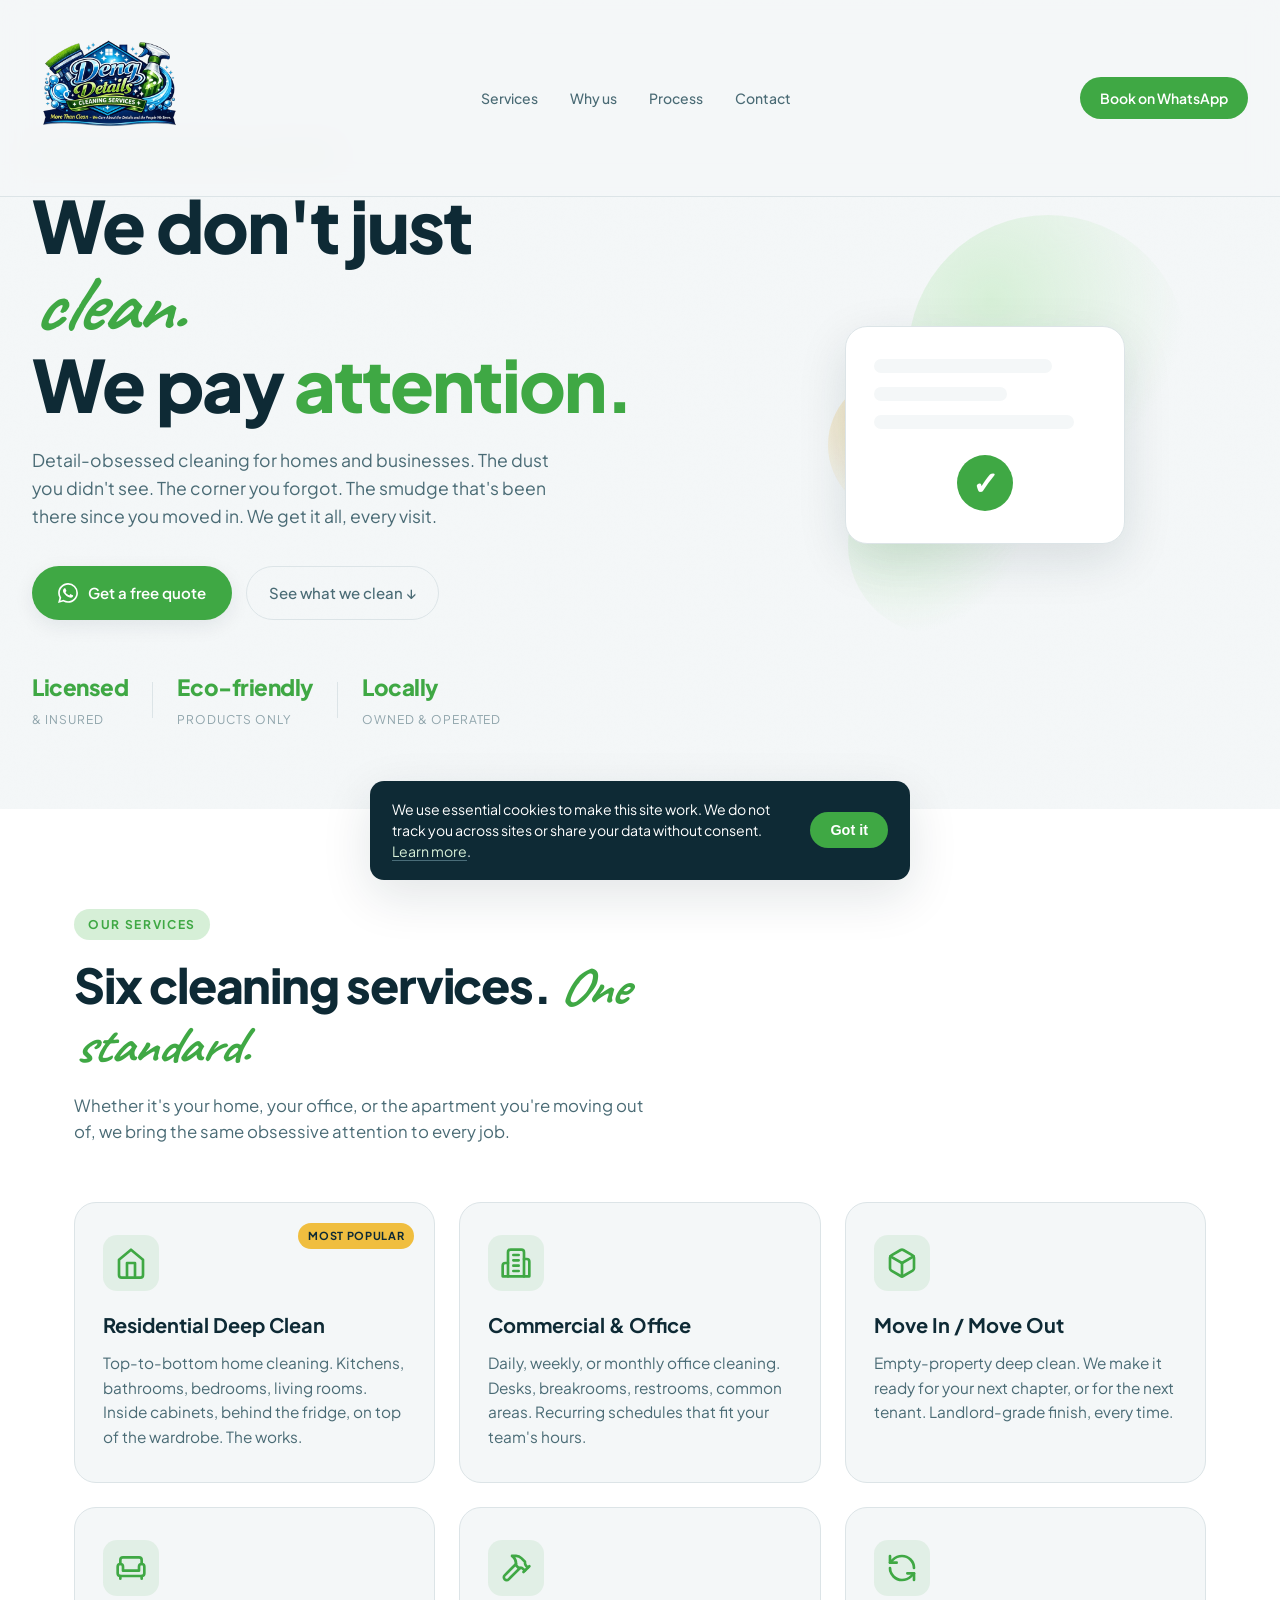
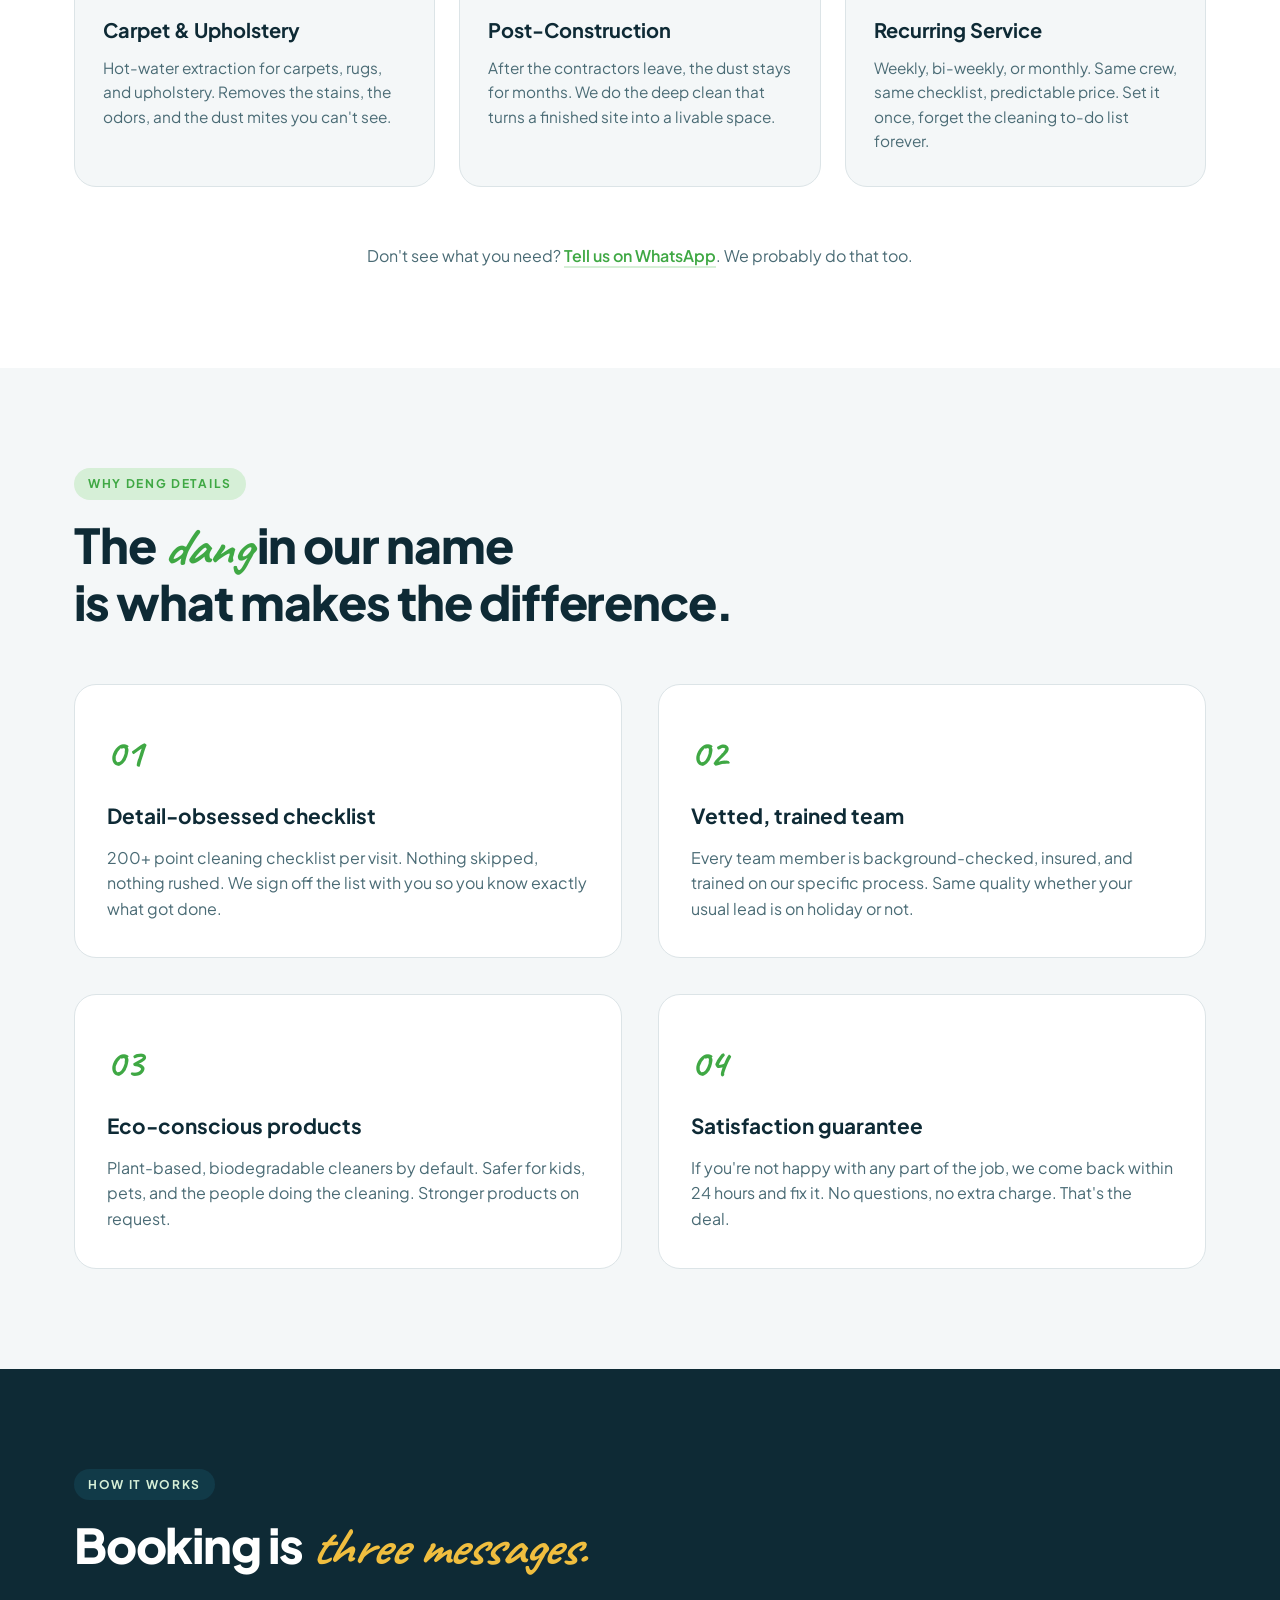
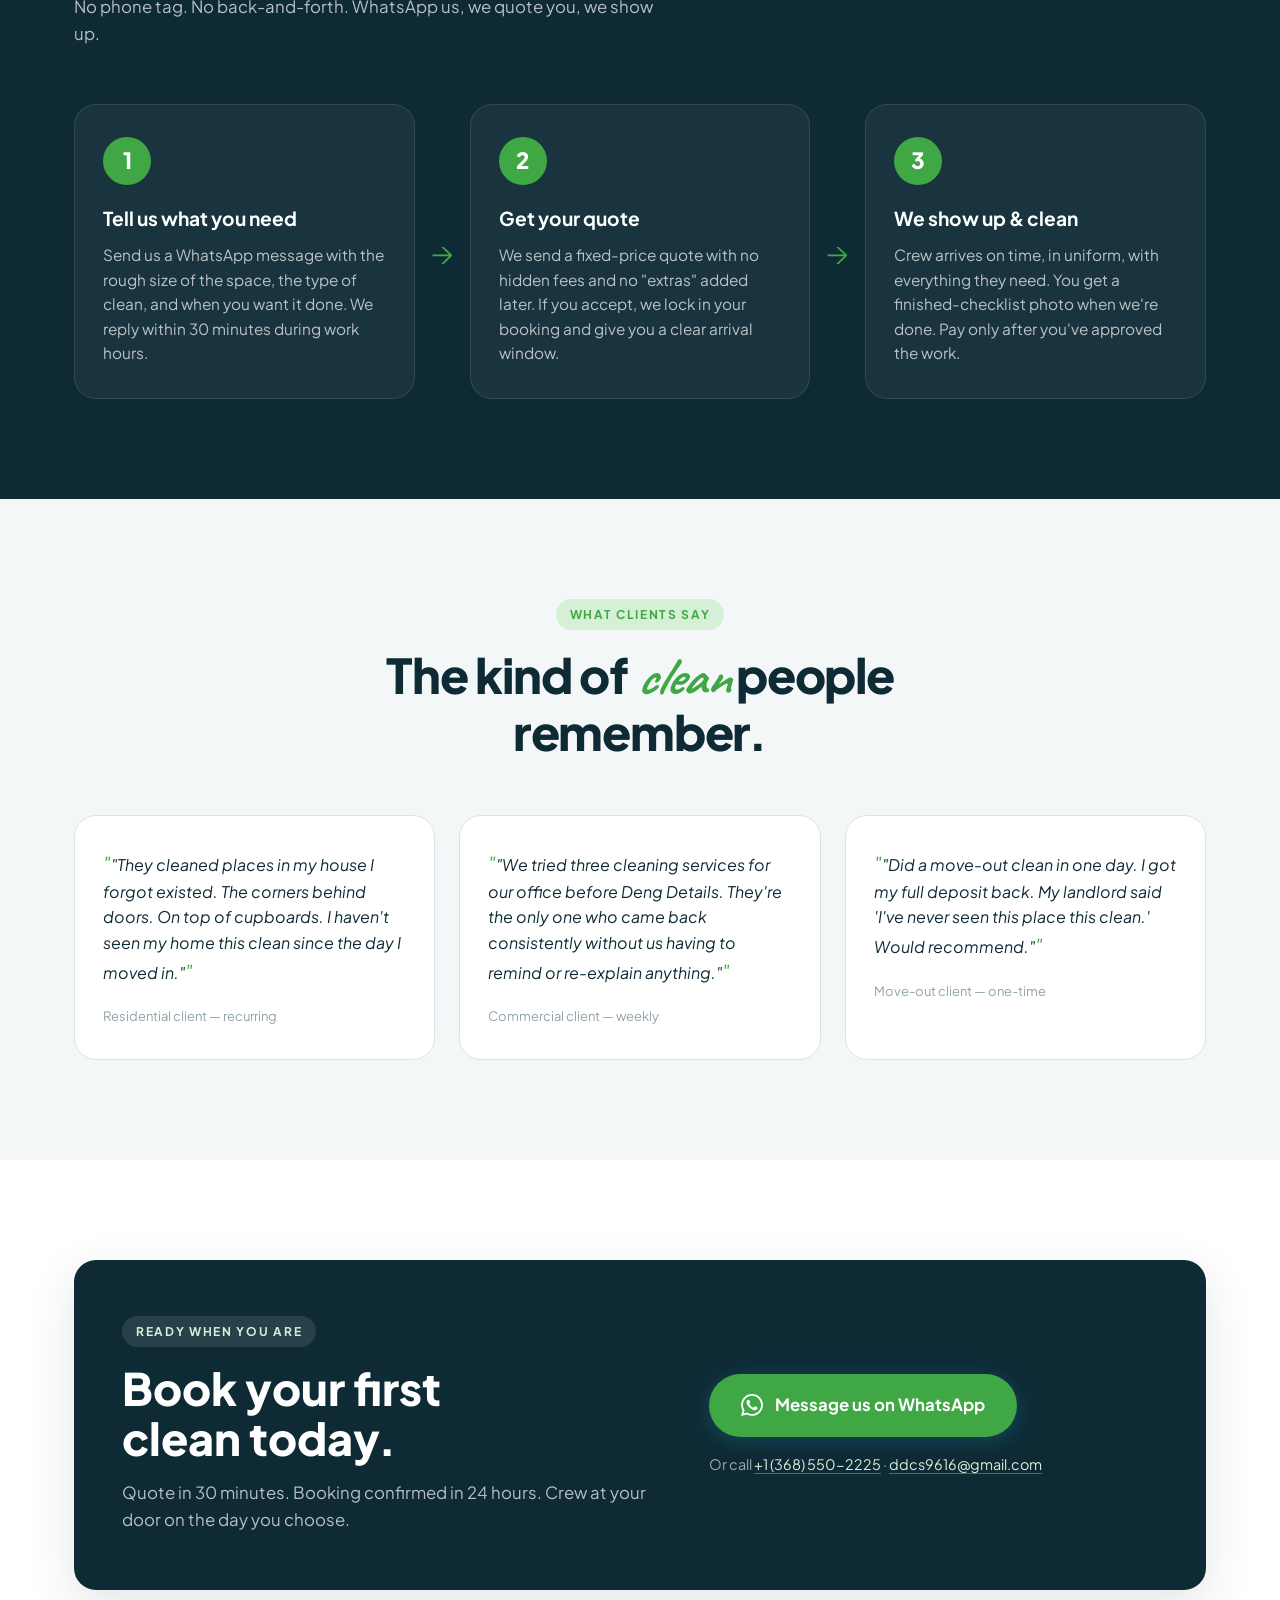
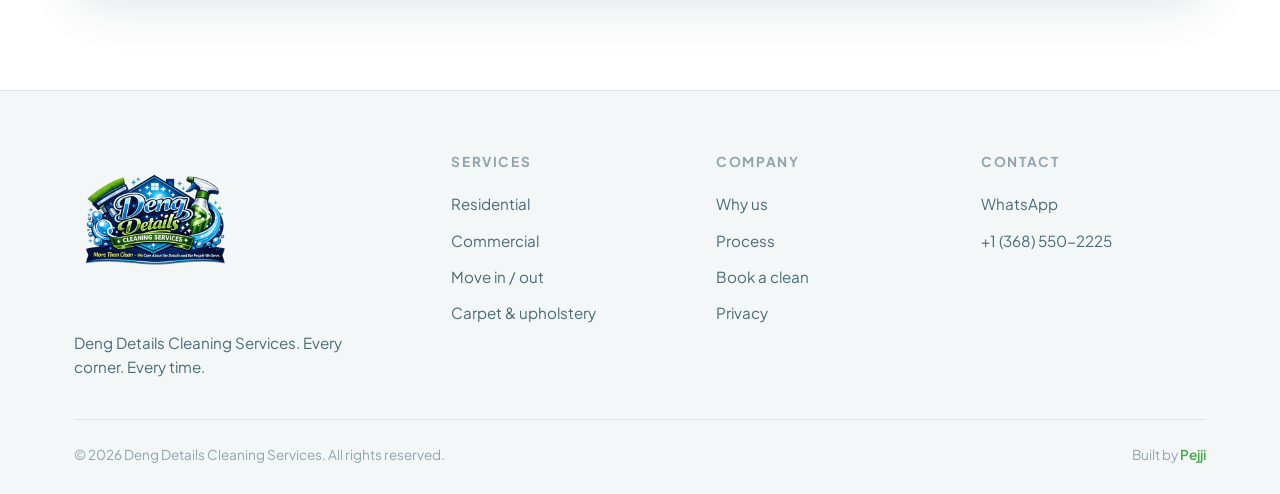
<file: index.html>
<!DOCTYPE html>
<html lang="en">
<head>
    <meta charset="UTF-8">
    <meta name="viewport" content="width=device-width, initial-scale=1.0">
    <title>Deng Details Cleaning Services | More Than Clean</title>
    <meta name="description" content="Deng Details Cleaning Services - professional, detail-obsessed cleaning services. Residential, commercial, move-in/out, carpet, post-construction. Every corner. Every time.">
    <meta property="og:title" content="Deng Details Cleaning Services | More Than Clean">
    <meta property="og:description" content="Professional cleaning that obsesses over detail. Residential, commercial, move-in/out, deep clean. Book on WhatsApp.">
    <meta property="og:type" content="website">
    <meta property="og:image" content="images/og-card.png">
    <meta property="og:image:width" content="1200">
    <meta property="og:image:height" content="630">
    <meta name="twitter:card" content="summary_large_image">
    <meta name="twitter:title" content="Deng Details Cleaning Services">
    <meta name="twitter:description" content="Professional cleaning that obsesses over detail. Book on WhatsApp.">
    <meta name="twitter:image" content="images/og-card.png">
    <link rel="icon" type="image/png" sizes="32x32" href="images/favicon-32.png">
    <link rel="icon" type="image/png" sizes="16x16" href="images/favicon-16.png">
    <link rel="icon" type="image/png" sizes="192x192" href="images/favicon-192.png">
    <link rel="apple-touch-icon" sizes="180x180" href="images/apple-touch-icon.png">
    <link rel="shortcut icon" href="favicon.ico">
    <link rel="preconnect" href="https://fonts.googleapis.com">
    <link rel="preconnect" href="https://fonts.gstatic.com" crossorigin>
    <link href="https://fonts.googleapis.com/css2?family=Plus+Jakarta+Sans:wght@400;500;600;700;800&family=Caveat:wght@500;700&display=swap" rel="stylesheet">
    <link rel="stylesheet" href="styles.css">
</head>
<body>

    <!-- Soft grain backdrop -->
    <div class="grain"></div>

    <!-- Nav -->
    <nav class="nav" id="nav">
        <a href="#top" class="logo">
            <img src="images/deng-details-logo.png" alt="Deng Details Cleaning Services" class="logo-img" width="160" height="160" loading="eager">
        </a>
        <div class="nav-center">
            <a href="#services">Services</a>
            <a href="#why">Why us</a>
            <a href="#process">Process</a>
            <a href="#contact">Contact</a>
        </div>
        <a href="https://wa.me/13685502225?text=Hi%20Deng%20Details!%20I%27d%20like%20to%20book%20a%20cleaning." class="nav-cta" target="_blank" rel="noopener">Book on WhatsApp</a>
        <button class="nav-toggle" id="nav-toggle" aria-label="Menu"><span></span><span></span></button>
    </nav>

    <!-- Mobile Menu -->
    <div class="mob-menu" id="mob-menu">
        <a href="#services">Services</a>
        <a href="#why">Why us</a>
        <a href="#process">Process</a>
        <a href="#contact">Contact</a>
        <a href="https://wa.me/13685502225?text=Hi%20Deng%20Details!%20I%27d%20like%20to%20book%20a%20cleaning." target="_blank" rel="noopener" class="mob-cta">Book on WhatsApp &rarr;</a>
    </div>

    <!-- Hero -->
    <header class="hero" id="top">
        <div class="hero-content">
            <div class="hero-eyebrow">
                <div class="eyebrow-dot"></div>
                <span>Trusted, professional cleaning</span>
            </div>

            <h1 class="hero-h1">
                <span class="h1-line">We don't just</span>
                <span class="h1-line"><em>clean.</em></span>
                <span class="h1-line">We pay <span class="h1-accent">attention.</span></span>
            </h1>

            <p class="hero-p">Detail-obsessed cleaning for homes and businesses. The dust you didn't see. The corner you forgot. The smudge that's been there since you moved in. We get it all, every visit.</p>

            <div class="hero-ctas">
                <a href="https://wa.me/13685502225?text=Hi%20Deng%20Details!%20I%27d%20like%20a%20quote%20for%20cleaning." class="btn-wa" target="_blank" rel="noopener">
                    <svg viewBox="0 0 24 24" width="20" height="20" fill="currentColor"><path d="M17.472 14.382c-.297-.149-1.758-.867-2.03-.967-.273-.099-.471-.148-.67.15-.197.297-.767.966-.94 1.164-.173.199-.347.223-.644.075-.297-.15-1.255-.463-2.39-1.475-.883-.788-1.48-1.761-1.653-2.059-.173-.297-.018-.458.13-.606.134-.133.298-.347.446-.52.149-.174.198-.298.298-.497.099-.198.05-.371-.025-.52-.075-.149-.669-1.612-.916-2.207-.242-.579-.487-.5-.669-.51-.173-.008-.371-.01-.57-.01-.198 0-.52.074-.792.372-.272.297-1.04 1.016-1.04 2.479 0 1.462 1.065 2.875 1.213 3.074.149.198 2.096 3.2 5.077 4.487.709.306 1.262.489 1.694.625.712.227 1.36.195 1.871.118.571-.085 1.758-.719 2.006-1.413.248-.694.248-1.289.173-1.413-.074-.124-.272-.198-.57-.347m-5.421 7.403h-.004a9.87 9.87 0 01-5.031-1.378l-.361-.214-3.741.982.998-3.648-.235-.374a9.86 9.86 0 01-1.51-5.26c.001-5.45 4.436-9.884 9.888-9.884 2.64 0 5.122 1.03 6.988 2.898a9.825 9.825 0 012.893 6.994c-.003 5.45-4.437 9.884-9.885 9.884m8.413-18.297A11.815 11.815 0 0012.05 0C5.495 0 .16 5.335.157 11.892c0 2.096.547 4.142 1.588 5.945L.057 24l6.305-1.654a11.882 11.882 0 005.683 1.448h.005c6.554 0 11.89-5.335 11.893-11.893a11.821 11.821 0 00-3.48-8.413z"/></svg>
                    Get a free quote
                </a>
                <a href="#services" class="btn-ghost">See what we clean &darr;</a>
            </div>

            <div class="hero-trust">
                <div class="trust-item">
                    <strong>Licensed</strong>
                    <span>&amp; insured</span>
                </div>
                <div class="trust-divider"></div>
                <div class="trust-item">
                    <strong>Eco-friendly</strong>
                    <span>products only</span>
                </div>
                <div class="trust-divider"></div>
                <div class="trust-item">
                    <strong>Locally</strong>
                    <span>owned &amp; operated</span>
                </div>
            </div>
        </div>

        <div class="hero-visual" aria-hidden="true">
            <div class="visual-bubble bubble-1"></div>
            <div class="visual-bubble bubble-2"></div>
            <div class="visual-bubble bubble-3"></div>
            <div class="visual-card">
                <div class="vc-line vc-line-1"></div>
                <div class="vc-line vc-line-2"></div>
                <div class="vc-line vc-line-3"></div>
                <div class="vc-checkmark">✓</div>
            </div>
        </div>
    </header>

    <!-- Services -->
    <section class="services" id="services">
        <div class="container">
            <div class="section-head">
                <span class="tag">Our services</span>
                <h2>Six cleaning services. <em>One standard.</em></h2>
                <p>Whether it's your home, your office, or the apartment you're moving out of, we bring the same obsessive attention to every job.</p>
            </div>

            <div class="services-grid">
                <article class="service-card">
                    <div class="service-icon" aria-hidden="true">
                        <svg viewBox="0 0 24 24"><path d="M3 9.5L12 2l9 7.5V21a2 2 0 0 1-2 2H5a2 2 0 0 1-2-2V9.5z"/><path d="M9 22V12h6v10"/></svg>
                    </div>
                    <h3>Residential Deep Clean</h3>
                    <p>Top-to-bottom home cleaning. Kitchens, bathrooms, bedrooms, living rooms. Inside cabinets, behind the fridge, on top of the wardrobe. The works.</p>
                    <span class="service-tag">Most popular</span>
                </article>

                <article class="service-card">
                    <div class="service-icon" aria-hidden="true">
                        <svg viewBox="0 0 24 24"><path d="M6 22V4a2 2 0 0 1 2-2h8a2 2 0 0 1 2 2v18Z"/><path d="M6 12H4a2 2 0 0 0-2 2v8h4"/><path d="M18 9h2a2 2 0 0 1 2 2v11h-4"/><path d="M10 6h4M10 10h4M10 14h4M10 18h4"/></svg>
                    </div>
                    <h3>Commercial &amp; Office</h3>
                    <p>Daily, weekly, or monthly office cleaning. Desks, breakrooms, restrooms, common areas. Recurring schedules that fit your team's hours.</p>
                </article>

                <article class="service-card">
                    <div class="service-icon" aria-hidden="true">
                        <svg viewBox="0 0 24 24"><path d="M21 8a2 2 0 0 0-1-1.73l-7-4a2 2 0 0 0-2 0l-7 4A2 2 0 0 0 3 8v8a2 2 0 0 0 1 1.73l7 4a2 2 0 0 0 2 0l7-4A2 2 0 0 0 21 16Z"/><polyline points="3.27 6.96 12 12.01 20.73 6.96"/><line x1="12" y1="22.08" x2="12" y2="12"/></svg>
                    </div>
                    <h3>Move In / Move Out</h3>
                    <p>Empty-property deep clean. We make it ready for your next chapter, or for the next tenant. Landlord-grade finish, every time.</p>
                </article>

                <article class="service-card">
                    <div class="service-icon" aria-hidden="true">
                        <svg viewBox="0 0 24 24"><path d="M20 9V6a2 2 0 0 0-2-2H6a2 2 0 0 0-2 2v3"/><path d="M2 11a2 2 0 0 1 2-2 2 2 0 0 1 2 2v3h12v-3a2 2 0 0 1 2-2 2 2 0 0 1 2 2v5a2 2 0 0 1-2 2H4a2 2 0 0 1-2-2Z"/><line x1="4" y1="18" x2="4" y2="20"/><line x1="20" y1="18" x2="20" y2="20"/></svg>
                    </div>
                    <h3>Carpet &amp; Upholstery</h3>
                    <p>Hot-water extraction for carpets, rugs, and upholstery. Removes the stains, the odors, and the dust mites you can't see.</p>
                </article>

                <article class="service-card">
                    <div class="service-icon" aria-hidden="true">
                        <svg viewBox="0 0 24 24"><path d="M15 12l-8.5 8.5a2.121 2.121 0 1 1-3-3L12 9"/><path d="M17.64 15L22 10.64"/><path d="M20.91 11.7l-1.25-1.25c-.6-.6-.93-1.4-.93-2.25v-.86L16.01 4.6a5.56 5.56 0 0 0-3.94-1.64H9l.92.82A6.18 6.18 0 0 1 12 8.4v1.56l2 2h2.47l2.26 1.91"/></svg>
                    </div>
                    <h3>Post-Construction</h3>
                    <p>After the contractors leave, the dust stays for months. We do the deep clean that turns a finished site into a livable space.</p>
                </article>

                <article class="service-card">
                    <div class="service-icon" aria-hidden="true">
                        <svg viewBox="0 0 24 24"><path d="M21 12a9 9 0 0 0-9-9 9.75 9.75 0 0 0-6.74 2.74L3 8"/><path d="M3 3v5h5"/><path d="M3 12a9 9 0 0 0 9 9 9.75 9.75 0 0 0 6.74-2.74L21 16"/><path d="M16 16h5v5"/></svg>
                    </div>
                    <h3>Recurring Service</h3>
                    <p>Weekly, bi-weekly, or monthly. Same crew, same checklist, predictable price. Set it once, forget the cleaning to-do list forever.</p>
                </article>
            </div>

            <div class="services-cta">
                <p>Don't see what you need? <a href="https://wa.me/13685502225?text=Hi%20Deng%20Details!%20I%20need%20a%20custom%20cleaning%20quote." target="_blank" rel="noopener">Tell us on WhatsApp</a>. We probably do that too.</p>
            </div>
        </div>
    </section>

    <!-- Why us -->
    <section class="why" id="why">
        <div class="container">
            <div class="section-head">
                <span class="tag">Why Deng Details</span>
                <h2>The <em>dang</em> in our name<br>is what makes the difference.</h2>
            </div>

            <div class="why-grid">
                <div class="why-item">
                    <div class="why-num">01</div>
                    <h3>Detail-obsessed checklist</h3>
                    <p>200+ point cleaning checklist per visit. Nothing skipped, nothing rushed. We sign off the list with you so you know exactly what got done.</p>
                </div>
                <div class="why-item">
                    <div class="why-num">02</div>
                    <h3>Vetted, trained team</h3>
                    <p>Every team member is background-checked, insured, and trained on our specific process. Same quality whether your usual lead is on holiday or not.</p>
                </div>
                <div class="why-item">
                    <div class="why-num">03</div>
                    <h3>Eco-conscious products</h3>
                    <p>Plant-based, biodegradable cleaners by default. Safer for kids, pets, and the people doing the cleaning. Stronger products on request.</p>
                </div>
                <div class="why-item">
                    <div class="why-num">04</div>
                    <h3>Satisfaction guarantee</h3>
                    <p>If you're not happy with any part of the job, we come back within 24 hours and fix it. No questions, no extra charge. That's the deal.</p>
                </div>
            </div>
        </div>
    </section>

    <!-- Process -->
    <section class="process" id="process">
        <div class="container">
            <div class="section-head">
                <span class="tag">How it works</span>
                <h2>Booking is <em>three messages.</em></h2>
                <p>No phone tag. No back-and-forth. WhatsApp us, we quote you, we show up.</p>
            </div>

            <div class="process-steps">
                <div class="process-step">
                    <div class="step-num">1</div>
                    <h3>Tell us what you need</h3>
                    <p>Send us a WhatsApp message with the rough size of the space, the type of clean, and when you want it done. We reply within 30 minutes during work hours.</p>
                </div>

                <div class="process-arrow">→</div>

                <div class="process-step">
                    <div class="step-num">2</div>
                    <h3>Get your quote</h3>
                    <p>We send a fixed-price quote with no hidden fees and no "extras" added later. If you accept, we lock in your booking and give you a clear arrival window.</p>
                </div>

                <div class="process-arrow">→</div>

                <div class="process-step">
                    <div class="step-num">3</div>
                    <h3>We show up &amp; clean</h3>
                    <p>Crew arrives on time, in uniform, with everything they need. You get a finished-checklist photo when we're done. Pay only after you've approved the work.</p>
                </div>
            </div>
        </div>
    </section>

    <!-- Testimonials -->
    <section class="testimonials">
        <div class="container">
            <div class="section-head section-head-center">
                <span class="tag">What clients say</span>
                <h2>The kind of <em>clean</em> people remember.</h2>
            </div>

            <div class="testimonials-grid">
                <blockquote class="testimonial">
                    <p>"They cleaned places in my house I forgot existed. The corners behind doors. On top of cupboards. I haven't seen my home this clean since the day I moved in."</p>
                    <footer>
                        <span>Residential client &mdash; recurring</span>
                    </footer>
                </blockquote>

                <blockquote class="testimonial">
                    <p>"We tried three cleaning services for our office before Deng Details. They're the only one who came back consistently without us having to remind or re-explain anything."</p>
                    <footer>
                        <span>Commercial client &mdash; weekly</span>
                    </footer>
                </blockquote>

                <blockquote class="testimonial">
                    <p>"Did a move-out clean in one day. I got my full deposit back. My landlord said 'I've never seen this place this clean.' Would recommend."</p>
                    <footer>
                        <span>Move-out client &mdash; one-time</span>
                    </footer>
                </blockquote>
            </div>
        </div>
    </section>

    <!-- Contact / Final CTA -->
    <section class="contact" id="contact">
        <div class="container">
            <div class="contact-card">
                <div class="contact-left">
                    <span class="tag">Ready when you are</span>
                    <h2>Book your first<br>clean today.</h2>
                    <p>Quote in 30 minutes. Booking confirmed in 24 hours. Crew at your door on the day you choose.</p>
                </div>

                <div class="contact-right">
                    <a href="https://wa.me/13685502225?text=Hi%20Deng%20Details!%20I%27d%20like%20to%20book%20a%20cleaning." class="big-cta" target="_blank" rel="noopener">
                        <svg viewBox="0 0 24 24" width="22" height="22" fill="currentColor"><path d="M17.472 14.382c-.297-.149-1.758-.867-2.03-.967-.273-.099-.471-.148-.67.15-.197.297-.767.966-.94 1.164-.173.199-.347.223-.644.075-.297-.15-1.255-.463-2.39-1.475-.883-.788-1.48-1.761-1.653-2.059-.173-.297-.018-.458.13-.606.134-.133.298-.347.446-.52.149-.174.198-.298.298-.497.099-.198.05-.371-.025-.52-.075-.149-.669-1.612-.916-2.207-.242-.579-.487-.5-.669-.51-.173-.008-.371-.01-.57-.01-.198 0-.52.074-.792.372-.272.297-1.04 1.016-1.04 2.479 0 1.462 1.065 2.875 1.213 3.074.149.198 2.096 3.2 5.077 4.487.709.306 1.262.489 1.694.625.712.227 1.36.195 1.871.118.571-.085 1.758-.719 2.006-1.413.248-.694.248-1.289.173-1.413-.074-.124-.272-.198-.57-.347m-5.421 7.403h-.004a9.87 9.87 0 01-5.031-1.378l-.361-.214-3.741.982.998-3.648-.235-.374a9.86 9.86 0 01-1.51-5.26c.001-5.45 4.436-9.884 9.888-9.884 2.64 0 5.122 1.03 6.988 2.898a9.825 9.825 0 012.893 6.994c-.003 5.45-4.437 9.884-9.885 9.884m8.413-18.297A11.815 11.815 0 0012.05 0C5.495 0 .16 5.335.157 11.892c0 2.096.547 4.142 1.588 5.945L.057 24l6.305-1.654a11.882 11.882 0 005.683 1.448h.005c6.554 0 11.89-5.335 11.893-11.893a11.821 11.821 0 00-3.48-8.413z"/></svg>
                        Message us on WhatsApp
                    </a>
                    <p class="contact-alt">Or call <a href="tel:+13685502225">+1 (368) 550-2225</a> &middot; <a href="mailto:ddcs9616@gmail.com">ddcs9616@gmail.com</a></p>
                </div>
            </div>
        </div>
    </section>

    <!-- Footer -->
    <footer class="footer">
        <div class="container">
            <div class="footer-grid">
                <div class="footer-brand">
                    <a href="#top" class="logo">
                        <img src="images/deng-details-logo.png" alt="Deng Details Cleaning Services" class="logo-img" width="120" height="120" loading="lazy">
                    </a>
                    <p class="footer-tag">Deng Details Cleaning Services. Every corner. Every time.</p>
                </div>

                <div class="footer-col">
                    <h4>Services</h4>
                    <a href="#services">Residential</a>
                    <a href="#services">Commercial</a>
                    <a href="#services">Move in / out</a>
                    <a href="#services">Carpet &amp; upholstery</a>
                </div>

                <div class="footer-col">
                    <h4>Company</h4>
                    <a href="#why">Why us</a>
                    <a href="#process">Process</a>
                    <a href="#contact">Book a clean</a>
                    <a href="/privacy">Privacy</a>
                </div>

                <div class="footer-col">
                    <h4>Contact</h4>
                    <a href="https://wa.me/13685502225" target="_blank" rel="noopener">WhatsApp</a>
                    <a href="tel:+13685502225">+1 (368) 550-2225</a>
                </div>
            </div>

            <div class="footer-bottom">
                <span>&copy; 2026 Deng Details Cleaning Services. All rights reserved.</span>
                <span>Built by <a href="https://pejji.com" target="_blank" rel="noopener">Pejji</a></span>
            </div>
        </div>
    </footer>

    <!-- Cookie consent -->
    <div class="cookie-consent" id="cookie-consent" hidden>
        <p>We use essential cookies to make this site work. We do not track you across sites or share your data without consent. <a href="/privacy">Learn more</a>.</p>
        <button id="cookie-accept" class="btn-cookie">Got it</button>
    </div>

    <script src="script.js"></script>
</body>
</html>
</file>
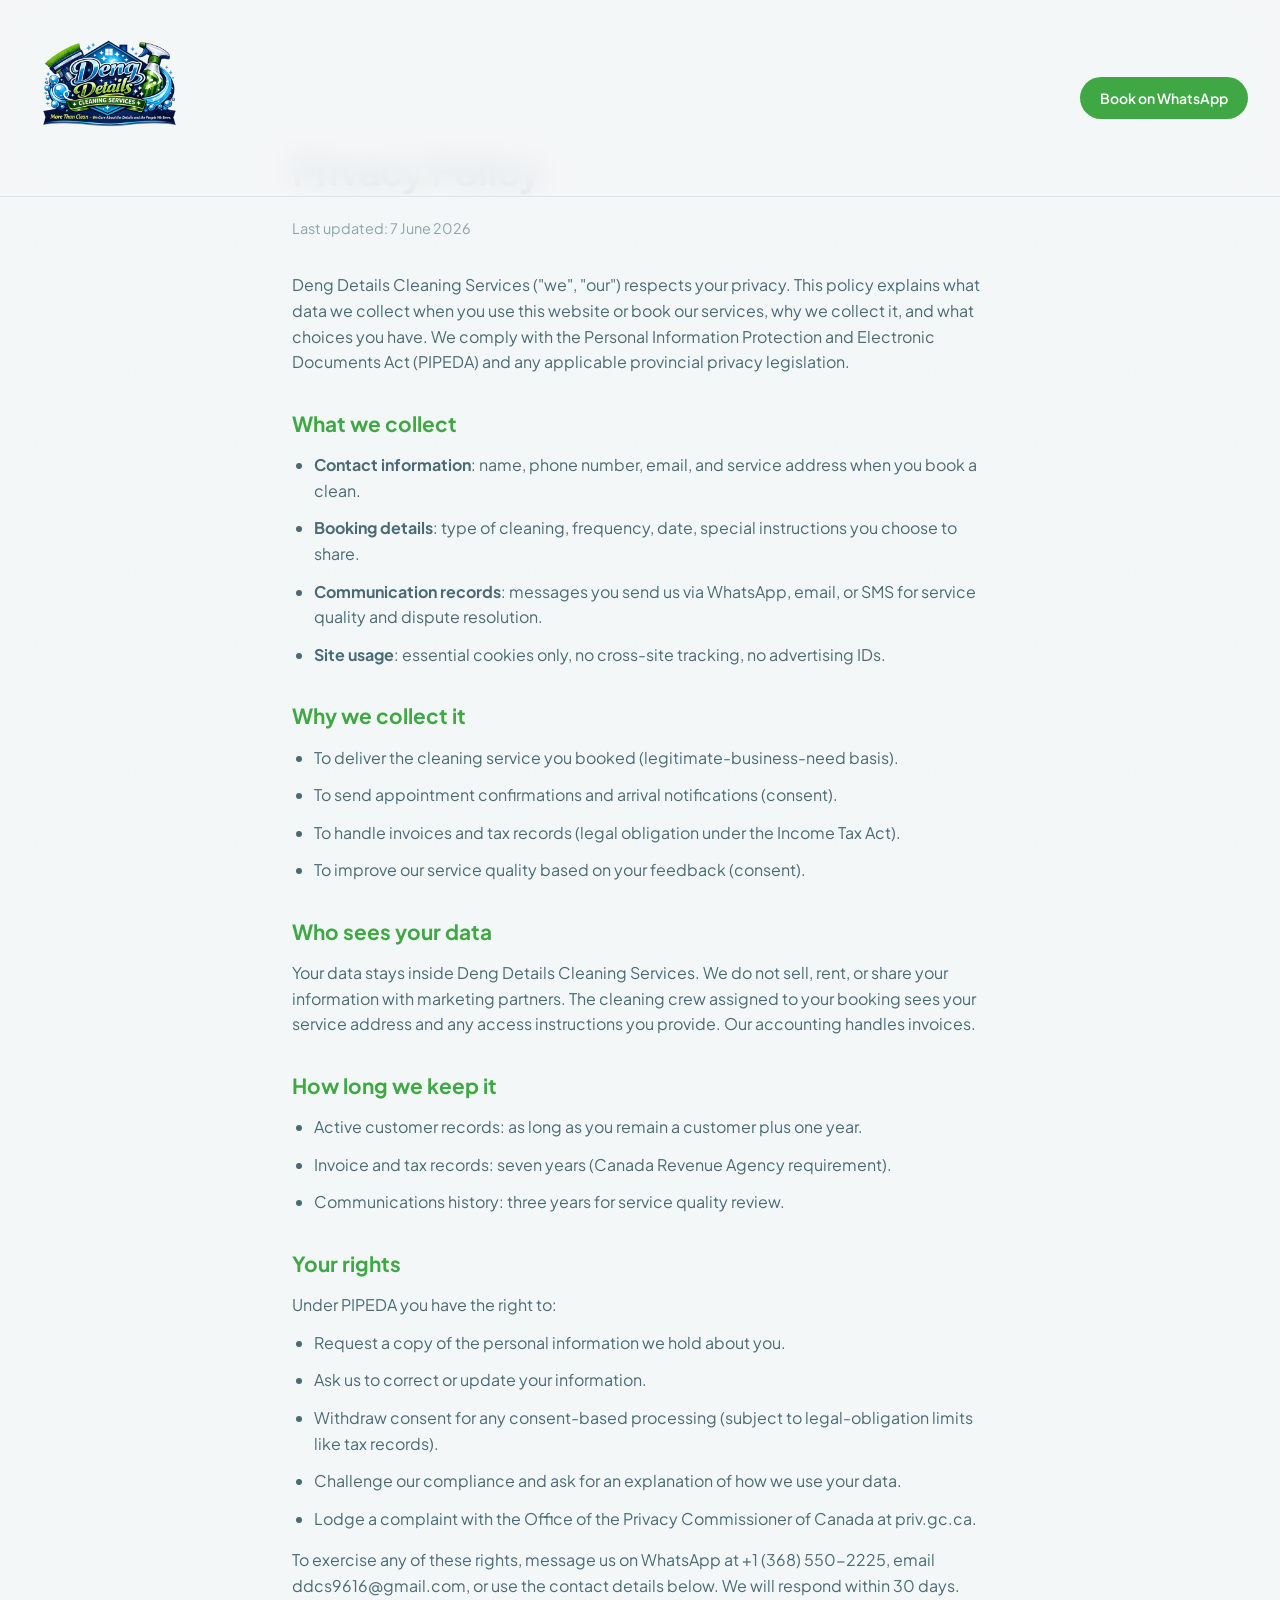
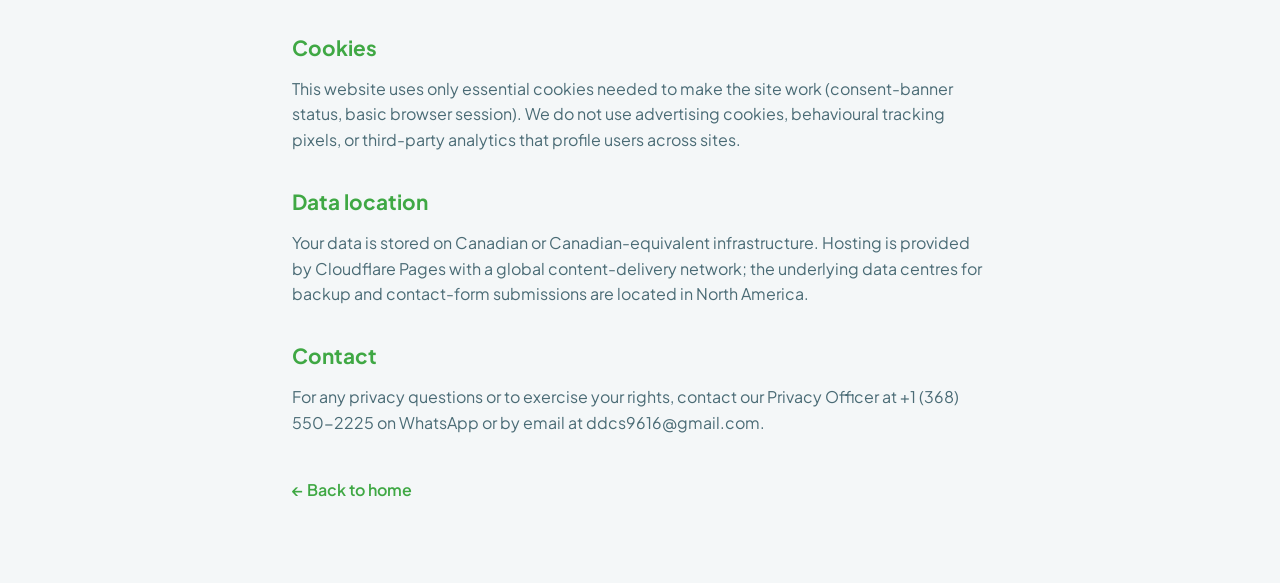
<file: privacy.html>
<!DOCTYPE html>
<html lang="en">
<head>
    <meta charset="UTF-8">
    <meta name="viewport" content="width=device-width, initial-scale=1.0">
    <title>Privacy Policy | Deng Details Cleaning Services</title>
    <meta name="robots" content="noindex">
    <link href="https://fonts.googleapis.com/css2?family=Plus+Jakarta+Sans:wght@400;500;600;700;800&family=Caveat:wght@500;700&display=swap" rel="stylesheet">
    <link rel="stylesheet" href="styles.css">
    <style>
        .legal { padding: 140px 32px 80px; max-width: 760px; margin: 0 auto; position: relative; z-index: 2; }
        .legal h1 { font-size: 2.4rem; margin-bottom: 16px; letter-spacing: -0.02em; }
        .legal h2 { font-size: 1.3rem; margin: 32px 0 12px; color: var(--teal); }
        .legal p, .legal li { color: var(--ink-soft); margin-bottom: 12px; }
        .legal ul { padding-left: 22px; margin-bottom: 16px; }
        .legal .updated { color: var(--ink-mute); font-size: 0.9rem; margin-bottom: 32px; }
        .legal a.back { display: inline-block; margin-top: 30px; color: var(--teal); font-weight: 600; }
    </style>
</head>
<body>
    <div class="grain"></div>

    <nav class="nav">
        <a href="/" class="logo">
            <img src="images/deng-details-logo.png" alt="Deng Details Cleaning Services" class="logo-img" width="160" height="160" loading="eager">
        </a>
        <a href="https://wa.me/13685502225?text=Hi%20Deng%20Details!%20I%27d%20like%20to%20book%20a%20cleaning." class="nav-cta" target="_blank" rel="noopener">Book on WhatsApp</a>
    </nav>

    <main class="legal">
        <h1>Privacy Policy</h1>
        <p class="updated">Last updated: 7 June 2026</p>

        <p>Deng Details Cleaning Services ("we", "our") respects your privacy. This policy explains what data we collect when you use this website or book our services, why we collect it, and what choices you have. We comply with the Personal Information Protection and Electronic Documents Act (PIPEDA) and any applicable provincial privacy legislation.</p>

        <h2>What we collect</h2>
        <ul>
            <li><strong>Contact information</strong>: name, phone number, email, and service address when you book a clean.</li>
            <li><strong>Booking details</strong>: type of cleaning, frequency, date, special instructions you choose to share.</li>
            <li><strong>Communication records</strong>: messages you send us via WhatsApp, email, or SMS for service quality and dispute resolution.</li>
            <li><strong>Site usage</strong>: essential cookies only, no cross-site tracking, no advertising IDs.</li>
        </ul>

        <h2>Why we collect it</h2>
        <ul>
            <li>To deliver the cleaning service you booked (legitimate-business-need basis).</li>
            <li>To send appointment confirmations and arrival notifications (consent).</li>
            <li>To handle invoices and tax records (legal obligation under the Income Tax Act).</li>
            <li>To improve our service quality based on your feedback (consent).</li>
        </ul>

        <h2>Who sees your data</h2>
        <p>Your data stays inside Deng Details Cleaning Services. We do not sell, rent, or share your information with marketing partners. The cleaning crew assigned to your booking sees your service address and any access instructions you provide. Our accounting handles invoices.</p>

        <h2>How long we keep it</h2>
        <ul>
            <li>Active customer records: as long as you remain a customer plus one year.</li>
            <li>Invoice and tax records: seven years (Canada Revenue Agency requirement).</li>
            <li>Communications history: three years for service quality review.</li>
        </ul>

        <h2>Your rights</h2>
        <p>Under PIPEDA you have the right to:</p>
        <ul>
            <li>Request a copy of the personal information we hold about you.</li>
            <li>Ask us to correct or update your information.</li>
            <li>Withdraw consent for any consent-based processing (subject to legal-obligation limits like tax records).</li>
            <li>Challenge our compliance and ask for an explanation of how we use your data.</li>
            <li>Lodge a complaint with the Office of the Privacy Commissioner of Canada at priv.gc.ca.</li>
        </ul>
        <p>To exercise any of these rights, message us on WhatsApp at +1 (368) 550-2225, email ddcs9616@gmail.com, or use the contact details below. We will respond within 30 days.</p>

        <h2>Cookies</h2>
        <p>This website uses only essential cookies needed to make the site work (consent-banner status, basic browser session). We do not use advertising cookies, behavioural tracking pixels, or third-party analytics that profile users across sites.</p>

        <h2>Data location</h2>
        <p>Your data is stored on Canadian or Canadian-equivalent infrastructure. Hosting is provided by Cloudflare Pages with a global content-delivery network; the underlying data centres for backup and contact-form submissions are located in North America.</p>

        <h2>Contact</h2>
        <p>For any privacy questions or to exercise your rights, contact our Privacy Officer at <a href="https://wa.me/13685502225">+1 (368) 550-2225</a> on WhatsApp or by email at <a href="mailto:ddcs9616@gmail.com">ddcs9616@gmail.com</a>.</p>

        <a href="/" class="back">&larr; Back to home</a>
    </main>

    <script src="script.js"></script>
</body>
</html>
</file>
<file: styles.css>
/* ============ Deng Details Cleaning Services - Demo Styles ============ */

:root {
    --bg: #F4F7F8;
    --bg-card: #FFFFFF;
    --bg-deep: #0E2A35;
    --ink: #0E2A35;
    --ink-soft: #4A6B75;
    --ink-mute: #8FA4AB;
    /* Brand palette pulled from Deng Details logo: navy + bright green + gold */
    --teal: #3FA844;          /* primary accent: bright green from logo */
    --teal-deep: #2C7C32;     /* hover/active: deeper green */
    --teal-soft: #D6EFD7;     /* tint backgrounds */
    --accent: #F0BE3F;        /* gold ribbon from logo tagline */
    --navy: #1E5A8E;          /* logo navy blue */
    --line: #DCE4E7;
    --shadow: 0 6px 20px rgba(14, 42, 53, 0.08);
    --shadow-lg: 0 16px 50px rgba(14, 42, 53, 0.12);
    --radius: 14px;
    --radius-lg: 22px;
}

* { margin: 0; padding: 0; box-sizing: border-box; }

html { scroll-behavior: smooth; }

body {
    font-family: 'Plus Jakarta Sans', -apple-system, BlinkMacSystemFont, sans-serif;
    color: var(--ink);
    background: var(--bg);
    line-height: 1.6;
    overflow-x: hidden;
    -webkit-font-smoothing: antialiased;
}

a { color: inherit; text-decoration: none; }
em { font-style: italic; color: var(--teal); font-family: 'Caveat', cursive; font-weight: 700; font-size: 1.1em; letter-spacing: -0.01em; }

.container { max-width: 1180px; margin: 0 auto; padding: 0 24px; }

.grain {
    position: fixed; inset: 0; pointer-events: none; z-index: 1; opacity: 0.025;
    background-image: url("data:image/svg+xml,%3Csvg xmlns='http://www.w3.org/2000/svg' width='200' height='200'%3E%3Cfilter id='n'%3E%3CfeTurbulence baseFrequency='0.85'/%3E%3C/filter%3E%3Crect width='200' height='200' filter='url(%23n)' opacity='0.5'/%3E%3C/svg%3E");
}

/* ============ Nav ============ */
.nav {
    position: fixed; top: 0; left: 0; right: 0; z-index: 50;
    display: flex; align-items: center; justify-content: space-between;
    padding: 18px 32px; background: rgba(244, 247, 248, 0.9);
    backdrop-filter: blur(14px); -webkit-backdrop-filter: blur(14px);
    border-bottom: 1px solid var(--line);
}

.logo {
    display: flex; align-items: baseline; gap: 6px;
    font-weight: 800; font-size: 22px; letter-spacing: -0.02em;
}
.logo-mark { color: var(--ink); font-weight: 800; }
.logo-text {
    color: var(--teal); font-weight: 700;
    font-family: 'Caveat', cursive; font-size: 28px; letter-spacing: -0.01em;
}
.logo-img {
    height: 160px; width: auto; display: block;
    transition: transform 0.2s ease;
}
.logo-img:hover { transform: scale(1.05); }
.footer-brand .logo-img { height: 168px; }
@media (max-width: 768px) {
    .logo-img { height: 140px; }
    .footer-brand .logo-img { height: 140px; }
}

.nav-center {
    display: flex; gap: 32px;
    font-size: 14px; font-weight: 500; color: var(--ink-soft);
}
.nav-center a { transition: color 0.2s; }
.nav-center a:hover { color: var(--teal); }

.nav-cta {
    background: var(--teal); color: white !important;
    padding: 10px 20px; border-radius: 50px;
    font-size: 14px; font-weight: 600;
    transition: all 0.2s;
}
.nav-cta:hover { background: var(--teal-deep); transform: translateY(-1px); box-shadow: var(--shadow); }

.nav-toggle {
    display: none; background: none; border: none; cursor: pointer;
    width: 32px; height: 32px; flex-direction: column; justify-content: center; gap: 5px;
}
.nav-toggle span {
    width: 22px; height: 2px; background: var(--ink); border-radius: 1px;
    transition: all 0.2s;
}

.mob-menu {
    position: fixed; top: 64px; left: 0; right: 0; z-index: 49;
    background: var(--bg); border-bottom: 1px solid var(--line);
    padding: 24px 32px; flex-direction: column; gap: 18px;
    display: none;
}
.mob-menu a { font-size: 16px; font-weight: 500; color: var(--ink-soft); padding: 8px 0; border-bottom: 1px solid var(--line); }
.mob-menu a:last-child { border-bottom: none; }
.mob-cta { color: var(--teal) !important; font-weight: 700 !important; }

/* ============ Hero ============ */
.hero {
    padding: 140px 32px 80px;
    display: grid;
    grid-template-columns: 1.2fr 1fr;
    gap: 60px;
    align-items: center;
    max-width: 1280px; margin: 0 auto;
    position: relative; z-index: 2;
}

.hero-eyebrow {
    display: inline-flex; align-items: center; gap: 10px;
    font-size: 13px; font-weight: 600; color: var(--teal);
    text-transform: uppercase; letter-spacing: 0.12em;
    margin-bottom: 22px;
}
.eyebrow-dot { width: 8px; height: 8px; background: var(--teal); border-radius: 50%; }

.hero-h1 {
    font-size: clamp(2.4rem, 6vw, 4.5rem);
    font-weight: 800;
    line-height: 1.05; letter-spacing: -0.025em;
    margin-bottom: 24px;
}
.h1-line { display: block; }
.h1-accent { color: var(--teal); }

.hero-p {
    font-size: 1.1rem; color: var(--ink-soft);
    max-width: 540px; margin-bottom: 36px;
}

.hero-ctas {
    display: flex; gap: 14px; flex-wrap: wrap;
    margin-bottom: 50px;
}

.btn-wa {
    display: inline-flex; align-items: center; gap: 10px;
    background: var(--teal); color: white;
    padding: 14px 26px; border-radius: 50px;
    font-weight: 600; font-size: 15px;
    transition: all 0.2s;
    box-shadow: var(--shadow);
}
.btn-wa:hover { background: var(--teal-deep); transform: translateY(-2px); box-shadow: var(--shadow-lg); }

.btn-ghost {
    display: inline-flex; align-items: center;
    padding: 14px 22px;
    color: var(--ink-soft); font-weight: 500; font-size: 15px;
    border-radius: 50px; border: 1.5px solid var(--line);
    transition: all 0.2s;
}
.btn-ghost:hover { border-color: var(--teal); color: var(--teal); }

.hero-trust {
    display: flex; align-items: center; gap: 24px;
}
.trust-item { display: flex; flex-direction: column; gap: 4px; }
.trust-item strong { font-size: 1.4rem; font-weight: 800; color: var(--teal); letter-spacing: -0.02em; }
.trust-item span { font-size: 12px; color: var(--ink-mute); text-transform: uppercase; letter-spacing: 0.08em; }
.trust-divider { width: 1px; height: 36px; background: var(--line); }

.hero-visual {
    position: relative; height: 480px;
}
.visual-bubble {
    position: absolute; border-radius: 50%;
    background: radial-gradient(circle at 30% 30%, var(--teal-soft), transparent 70%);
    animation: float 6s ease-in-out infinite;
}
.bubble-1 { width: 280px; height: 280px; top: 20px; right: 60px; }
.bubble-2 { width: 180px; height: 180px; bottom: 40px; right: 220px; animation-delay: 2s; }
.bubble-3 { width: 140px; height: 140px; top: 180px; right: 280px; animation-delay: 4s; background: radial-gradient(circle at 30% 30%, rgba(232, 179, 58, 0.3), transparent 70%); }

@keyframes float {
    0%, 100% { transform: translateY(0); }
    50% { transform: translateY(-20px); }
}

.visual-card {
    position: absolute; top: 50%; left: 50%; transform: translate(-50%, -50%);
    background: var(--bg-card); border-radius: var(--radius-lg);
    padding: 32px 28px; box-shadow: var(--shadow-lg);
    width: 280px;
    display: flex; flex-direction: column; gap: 14px;
    border: 1px solid var(--line);
}
.vc-line { height: 14px; border-radius: 7px; background: var(--bg); }
.vc-line-1 { width: 80%; }
.vc-line-2 { width: 60%; }
.vc-line-3 { width: 90%; }
.vc-checkmark {
    width: 56px; height: 56px;
    background: var(--teal); color: white;
    border-radius: 50%;
    display: flex; align-items: center; justify-content: center;
    font-size: 32px; font-weight: 900;
    margin: 12px auto 0;
}

/* ============ Sections ============ */
section { padding: 100px 0; position: relative; z-index: 2; }

.section-head { margin-bottom: 56px; max-width: 720px; }
.section-head-center { margin-left: auto; margin-right: auto; text-align: center; }
.section-head .tag {
    display: inline-block; font-size: 12px; font-weight: 700;
    color: var(--teal); text-transform: uppercase; letter-spacing: 0.14em;
    background: var(--teal-soft); padding: 6px 14px; border-radius: 50px;
    margin-bottom: 18px;
}
.section-head h2 {
    font-size: clamp(2rem, 4.5vw, 3rem); font-weight: 800;
    line-height: 1.1; letter-spacing: -0.025em; margin-bottom: 18px;
}
.section-head p {
    font-size: 1.05rem; color: var(--ink-soft); max-width: 580px;
}
.section-head-center p { margin-left: auto; margin-right: auto; }

/* ============ Services ============ */
.services { background: var(--bg-card); }

.services-grid {
    display: grid; grid-template-columns: repeat(3, 1fr); gap: 24px;
}

.service-card {
    background: var(--bg); padding: 32px 28px;
    border-radius: var(--radius-lg);
    border: 1px solid var(--line);
    transition: all 0.25s;
    position: relative;
}
.service-card:hover {
    transform: translateY(-4px); box-shadow: var(--shadow-lg);
    border-color: var(--teal);
}

.service-icon {
    width: 56px; height: 56px; margin-bottom: 18px;
    display: flex; align-items: center; justify-content: center;
    background: rgba(63, 168, 68, 0.10); color: var(--teal);
    border-radius: 14px;
}
.service-icon svg { width: 32px; height: 32px; stroke: currentColor; fill: none; stroke-width: 2; stroke-linecap: round; stroke-linejoin: round; }
.service-card h3 { font-size: 1.25rem; font-weight: 700; margin-bottom: 10px; }
.service-card p { color: var(--ink-soft); font-size: 0.96rem; }
.service-tag {
    position: absolute; top: 20px; right: 20px;
    background: var(--accent); color: var(--ink);
    font-size: 11px; font-weight: 700;
    padding: 4px 10px; border-radius: 50px;
    text-transform: uppercase; letter-spacing: 0.06em;
}

.services-cta {
    text-align: center; margin-top: 56px;
    color: var(--ink-soft); font-size: 1rem;
}
.services-cta a {
    color: var(--teal); font-weight: 600; border-bottom: 2px solid var(--teal-soft);
    transition: border-color 0.2s;
}
.services-cta a:hover { border-color: var(--teal); }

/* ============ Why ============ */
.why { background: var(--bg); }

.why-grid {
    display: grid; grid-template-columns: repeat(2, 1fr); gap: 36px;
}

.why-item {
    background: var(--bg-card); padding: 36px 32px;
    border-radius: var(--radius-lg);
    border: 1px solid var(--line);
}

.why-num {
    display: inline-block; font-family: 'Caveat', cursive;
    font-size: 2.5rem; color: var(--teal); font-weight: 700;
    margin-bottom: 14px;
}
.why-item h3 { font-size: 1.3rem; font-weight: 700; margin-bottom: 12px; }
.why-item p { color: var(--ink-soft); }

/* ============ Process ============ */
.process { background: var(--bg-deep); color: var(--bg); }
.process .section-head h2 { color: white; }
.process .section-head p { color: rgba(255, 255, 255, 0.7); }
.process .section-head .tag { background: rgba(30, 123, 150, 0.2); color: var(--teal-soft); }
.process em { color: var(--accent); }

.process-steps {
    display: flex; align-items: stretch; gap: 16px;
    flex-wrap: nowrap;
}

.process-step {
    flex: 1;
    background: rgba(255, 255, 255, 0.05); padding: 32px 28px;
    border-radius: var(--radius-lg);
    border: 1px solid rgba(255, 255, 255, 0.1);
}
.step-num {
    width: 48px; height: 48px;
    background: var(--teal); color: white;
    border-radius: 50%;
    display: flex; align-items: center; justify-content: center;
    font-size: 1.4rem; font-weight: 800;
    margin-bottom: 18px;
}
.process-step h3 { font-size: 1.2rem; font-weight: 700; margin-bottom: 10px; color: white; }
.process-step p { color: rgba(255, 255, 255, 0.7); font-size: 0.96rem; }

.process-arrow {
    align-self: center;
    font-size: 2rem; color: var(--teal); font-weight: 300;
    flex-shrink: 0;
}

/* ============ Testimonials ============ */
.testimonials { background: var(--bg); }

.testimonials-grid {
    display: grid; grid-template-columns: repeat(3, 1fr); gap: 24px;
}

.testimonial {
    background: var(--bg-card); padding: 32px 28px;
    border-radius: var(--radius-lg);
    border: 1px solid var(--line);
}
.testimonial p {
    font-size: 1rem; color: var(--ink); line-height: 1.6;
    margin-bottom: 20px; font-style: italic;
}
.testimonial p::before { content: '"'; color: var(--teal); font-size: 1.2em; }
.testimonial p::after { content: '"'; color: var(--teal); font-size: 1.2em; }
.testimonial footer { display: flex; flex-direction: column; gap: 4px; }
.testimonial strong { font-weight: 700; color: var(--ink); }
.testimonial span { font-size: 13px; color: var(--ink-mute); }

/* ============ Contact ============ */
.contact { background: var(--bg-card); }

.contact-card {
    background: var(--bg-deep); color: white;
    border-radius: var(--radius-lg);
    padding: 56px 48px;
    display: grid; grid-template-columns: 1.2fr 1fr;
    gap: 48px; align-items: center;
    box-shadow: var(--shadow-lg);
}

.contact-left .tag {
    background: rgba(255, 255, 255, 0.1); color: var(--teal-soft);
    padding: 6px 14px; border-radius: 50px; font-size: 12px; font-weight: 700;
    text-transform: uppercase; letter-spacing: 0.14em; margin-bottom: 16px;
    display: inline-block;
}
.contact-left h2 {
    font-size: clamp(2rem, 4vw, 2.8rem); font-weight: 800;
    line-height: 1.1; margin-bottom: 18px;
}
.contact-left p { color: rgba(255, 255, 255, 0.7); font-size: 1.05rem; }

.big-cta {
    display: inline-flex; align-items: center; gap: 12px;
    background: var(--teal); color: white;
    padding: 18px 32px; border-radius: 50px;
    font-weight: 700; font-size: 1.05rem;
    transition: all 0.2s;
    margin-bottom: 16px;
    box-shadow: 0 4px 20px rgba(30, 123, 150, 0.4);
}
.big-cta:hover {
    transform: translateY(-2px);
    box-shadow: 0 8px 30px rgba(30, 123, 150, 0.5);
}

.contact-alt {
    color: rgba(255, 255, 255, 0.6); font-size: 0.9rem;
}
.contact-alt a { color: var(--teal-soft); border-bottom: 1px solid rgba(166, 211, 222, 0.4); }

/* ============ Footer ============ */
.footer {
    background: var(--bg);
    border-top: 1px solid var(--line);
    padding: 60px 0 28px;
}

.footer-grid {
    display: grid; grid-template-columns: 1.5fr 1fr 1fr 1fr; gap: 40px;
    margin-bottom: 40px;
}

.footer-brand .logo { margin-bottom: 12px; }
.footer-tag { color: var(--ink-soft); font-size: 0.95rem; max-width: 280px; }

.footer-col h4 {
    font-size: 0.85rem; font-weight: 700; text-transform: uppercase;
    letter-spacing: 0.12em; color: var(--ink-mute); margin-bottom: 14px;
}
.footer-col a {
    display: block; padding: 6px 0;
    color: var(--ink-soft); font-size: 0.95rem;
    transition: color 0.2s;
}
.footer-col a:hover { color: var(--teal); }

.footer-bottom {
    border-top: 1px solid var(--line);
    padding-top: 24px;
    display: flex; justify-content: space-between;
    color: var(--ink-mute); font-size: 0.85rem;
}
.footer-bottom a { color: var(--teal); font-weight: 600; }

/* ============ Cookie consent ============ */
.cookie-consent {
    position: fixed; bottom: 20px; left: 20px; right: 20px;
    max-width: 540px; margin: 0 auto;
    background: var(--bg-deep); color: white;
    border-radius: var(--radius);
    padding: 18px 22px;
    display: flex; gap: 16px; align-items: center;
    box-shadow: var(--shadow-lg);
    z-index: 100;
}
.cookie-consent[hidden] { display: none; }
.cookie-consent p { font-size: 0.88rem; flex: 1; line-height: 1.5; }
.cookie-consent a { color: var(--teal-soft); border-bottom: 1px solid rgba(166, 211, 222, 0.4); }
.btn-cookie {
    background: var(--teal); color: white; border: none;
    padding: 10px 20px; border-radius: 50px;
    font-size: 0.9rem; font-weight: 600; cursor: pointer;
    flex-shrink: 0;
    transition: background 0.2s;
}
.btn-cookie:hover { background: var(--teal-deep); }

/* ============ Mobile ============ */
@media (max-width: 1024px) {
    .hero { grid-template-columns: 1fr; padding: 120px 24px 60px; }
    .hero-visual { order: -1; height: 320px; max-width: 480px; margin: 0 auto; }
    .visual-card { width: 240px; padding: 28px 24px; }
    .services-grid { grid-template-columns: repeat(2, 1fr); }
    .testimonials-grid { grid-template-columns: 1fr; }
    .why-grid { grid-template-columns: 1fr; }
    .contact-card { grid-template-columns: 1fr; padding: 40px 28px; }
    .process-steps { flex-direction: column; gap: 24px; }
    .process-arrow { transform: rotate(90deg); align-self: center; }
    .footer-grid { grid-template-columns: 1fr 1fr; gap: 28px; }
}

@media (max-width: 768px) {
    .nav { padding: 10px 22px; }
    .nav-center, .nav-cta { display: none; }
    .nav-toggle { display: flex; }
    .mob-menu.active { display: flex; }
    .nav.menu-open .nav-toggle span:nth-child(1) { transform: rotate(45deg) translate(4px, 5px); }
    .nav.menu-open .nav-toggle span:nth-child(2) { transform: rotate(-45deg) translate(3px, -4px); }
    .hero-trust { flex-direction: column; align-items: flex-start; gap: 12px; }
    .trust-divider { display: none; }
    .services-grid { grid-template-columns: 1fr; }
    .footer-grid { grid-template-columns: 1fr; gap: 24px; }
    .footer-bottom { flex-direction: column; gap: 8px; text-align: center; }
    section { padding: 70px 0; }
    .container { padding: 0 22px; }
    .cookie-consent { flex-direction: column; align-items: stretch; padding: 16px 18px; }
}
</file>
